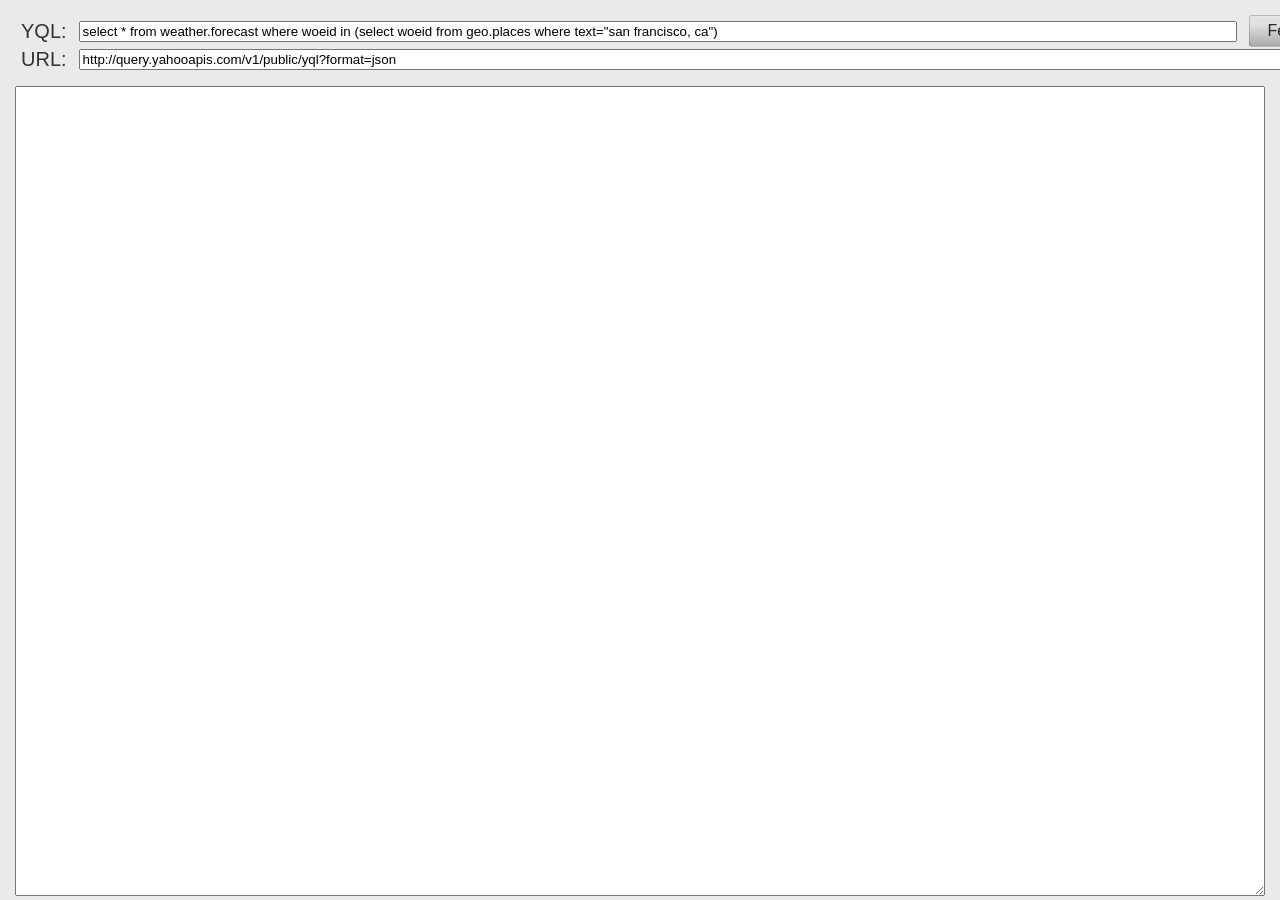
<file: enyo/samples/AjaxSample.html>
<!DOCTYPE html>
<html>
<head>
	<meta http-equiv="X-UA-Compatible" content="IE=edge,chrome=1"/>
	<meta http-equiv="Content-Type" content="text/html; charset=utf-8">
	<meta name="apple-mobile-web-app-capable" content="yes"/>
	<meta name="viewport" content="width=device-width, initial-scale=1.0, maximum-scale=1.0, user-scalable=no"/>
	<meta name="format-detection" content="telephone=no"/>
	<meta name="google" value="notranslate"/>
	<title>AJAX Sample</title>
	<!-- -->
	<script src="../../enyo/enyo.js" type="text/javascript"></script>
	<script src="../../lib/layout/package.js" type="text/javascript"></script>
	<script src="../../lib/onyx/package.js" type="text/javascript"></script>
	<!-- -->
	<link href="AjaxSample.css" rel="stylesheet">
	<script src="AjaxSample.js" type="text/javascript"></script>
	<!-- -->
</head>
<body class="onyx">
<script type="text/javascript">
	new enyo.sample.AjaxSample().renderInto(document.body);
</script>
</body>
</html>
</file>
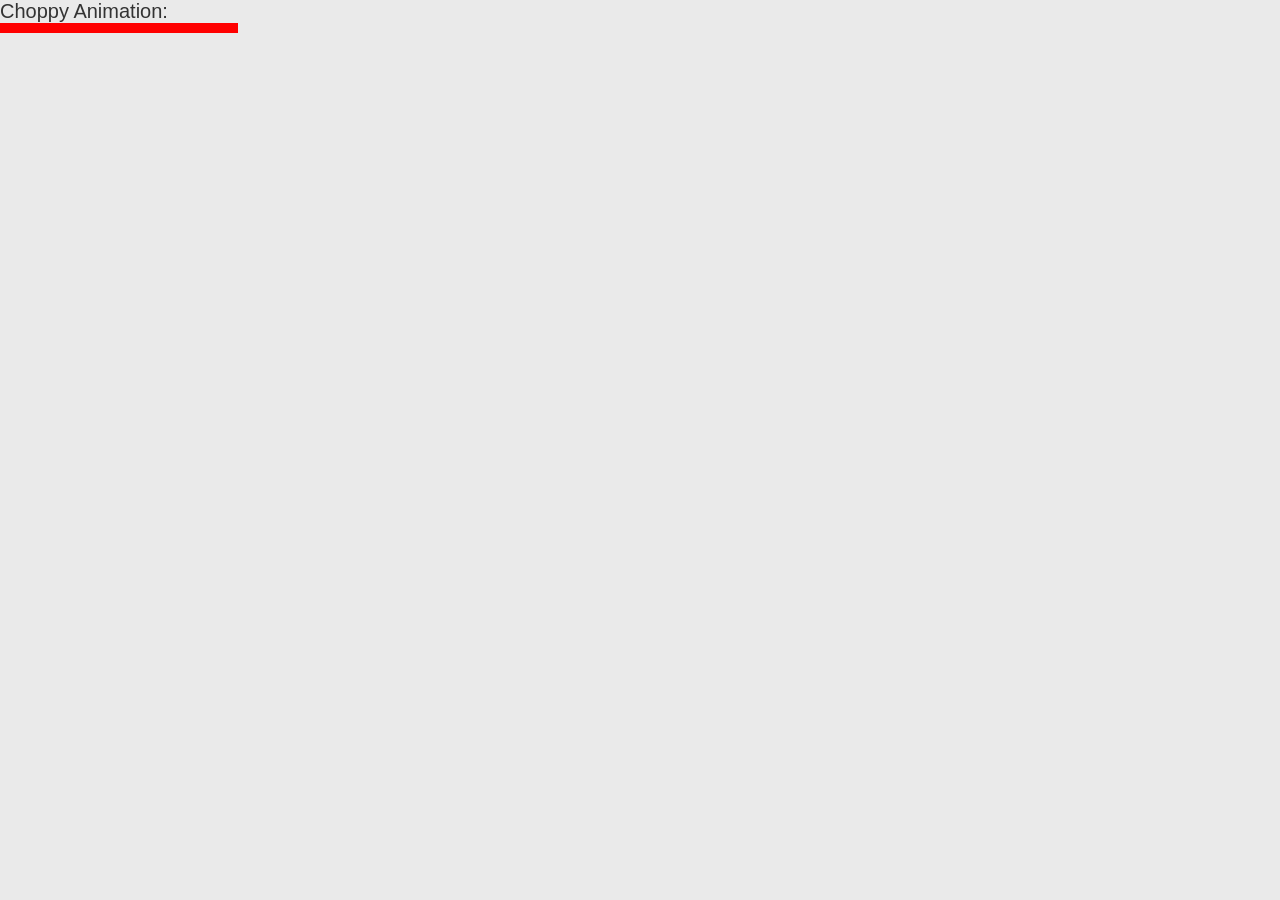
<file: enyo/samples/AnimatorSample.html>
<!DOCTYPE html>
<html>
<head>
	<title>Animator Sample</title>
	<!-- -->
	<meta name="viewport" content="width=device-width, initial-scale=1.0, maximum-scale=1.0, user-scalable=no">
	<!-- -->
	<script src="../../enyo/enyo.js" type="text/javascript"></script>
	<script src="../../lib/layout/package.js" type="text/javascript"></script>
	<script src="../../lib/onyx/package.js" type="text/javascript"></script>
	<!-- -->
	<script src="AnimatorSample.js" type="text/javascript"></script>
	<!-- -->
</head>
<body class="onyx">
<script type="text/javascript">
	new enyo.sample.AnimatorSample().renderInto(document.body);
</script>
</body>
</html>
</file>
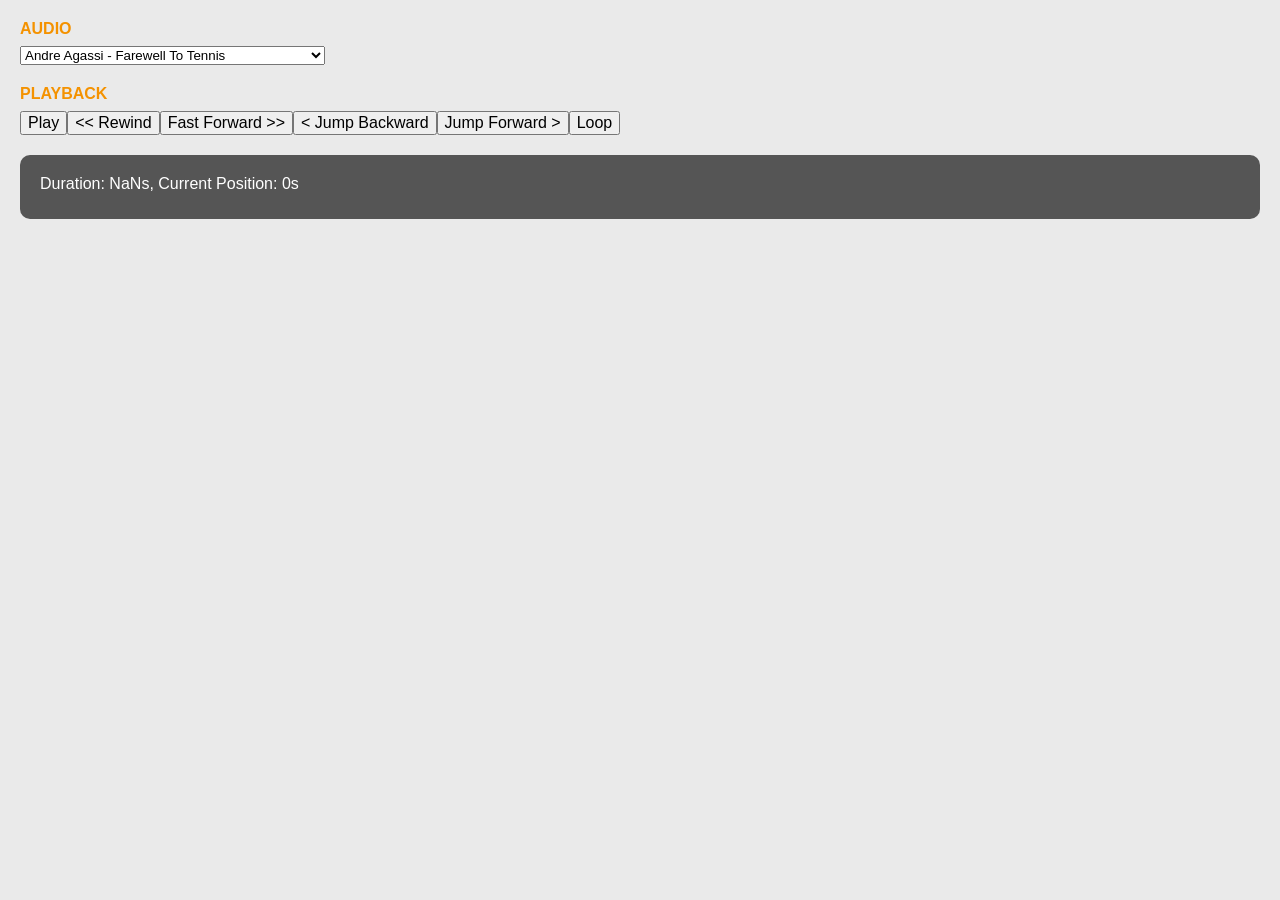
<file: enyo/samples/AudioSample.html>
<!DOCTYPE html>
<html>
<head>
	<meta http-equiv="X-UA-Compatible" content="IE=edge,chrome=1"/>
	<meta http-equiv="Content-Type" content="text/html; charset=utf-8">
	<meta name="apple-mobile-web-app-capable" content="yes"/>
	<meta name="viewport" content="width=device-width, initial-scale=1.0, maximum-scale=1.0, user-scalable=no"/>
	<meta name="format-detection" content="telephone=no"/>
	<meta name="google" value="notranslate"/>
	<title>Audio Sample</title>
	<!-- -->
	<script src="../../enyo/enyo.js" type="text/javascript"></script>
	<script src="../../lib/onyx/package.js" type="text/javascript"></script>
	<!-- -->
	<link href="AudioSample.css" rel="stylesheet">
	<script src="AudioSample.js" type="text/javascript"></script>
	<!-- -->
</head>
<body class="onyx">
<script type="text/javascript">
	new enyo.sample.AudioSample().renderInto(document.body);
</script>
</body>
</html>
</file>
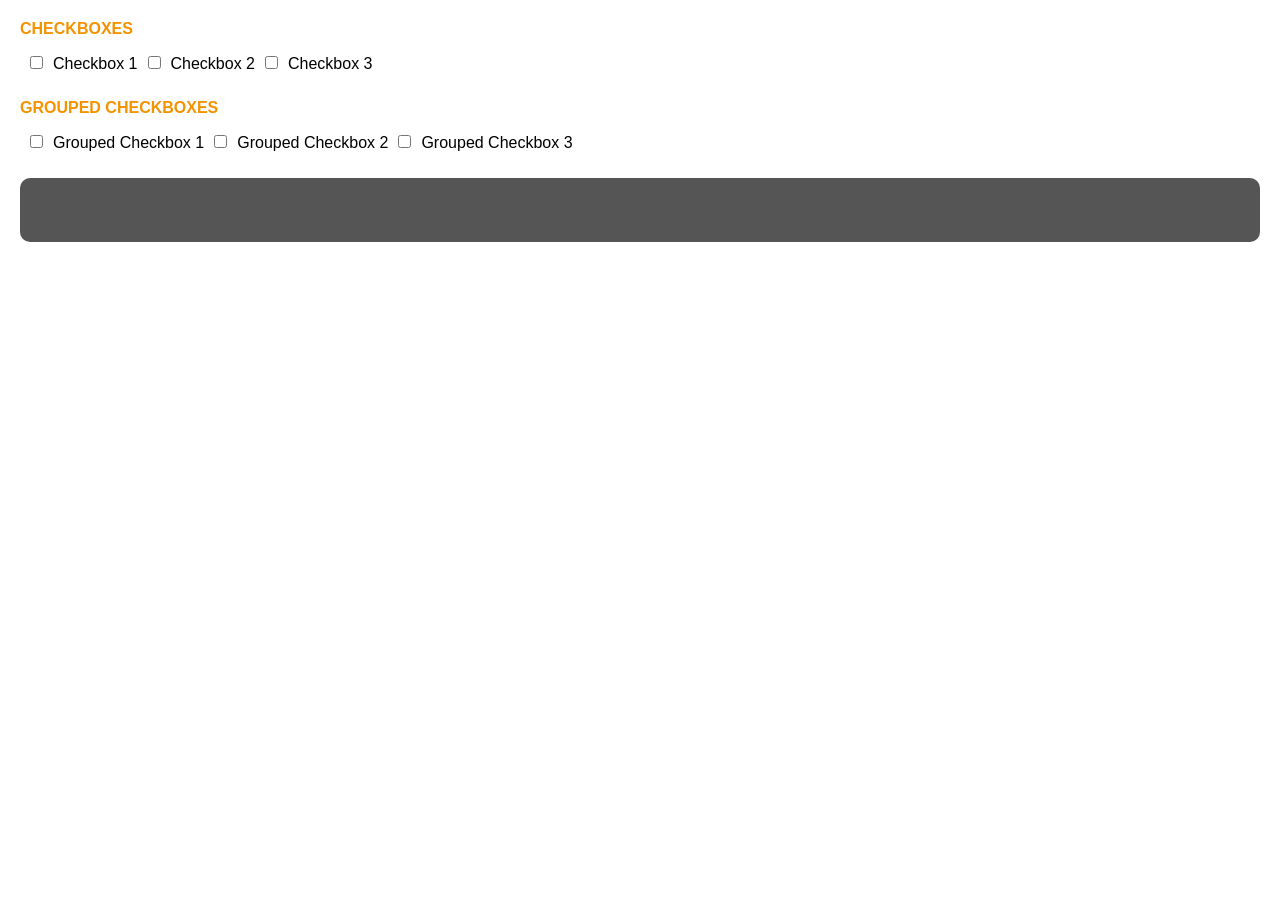
<file: enyo/samples/CheckboxSample.html>
<!DOCTYPE html>
<html>
<head>
	<meta http-equiv="X-UA-Compatible" content="IE=edge,chrome=1"/>
	<meta http-equiv="Content-Type" content="text/html; charset=utf-8">
	<meta name="apple-mobile-web-app-capable" content="yes"/>
	<meta name="viewport" content="width=device-width, initial-scale=1.0, maximum-scale=1.0, user-scalable=no"/>
	<meta name="format-detection" content="telephone=no"/>
	<meta name="google" value="notranslate"/>
	<title>Checkbox Sample</title>
	<!-- -->
	<script src="../../enyo/enyo.js" type="text/javascript"></script>
	<script src="../../lib/layout/package.js" type="text/javascript"></script>
	<!-- -->
	<link href="CheckboxSample.css" rel="stylesheet">
	<script src="CheckboxSample.js" type="text/javascript"></script>
	<!-- -->
</head>
<body>
<script type="text/javascript">
	new enyo.sample.CheckboxSample({classes: "enyo-unselectable"}).renderInto(document.body);
</script>
</body>
</html>
</file>
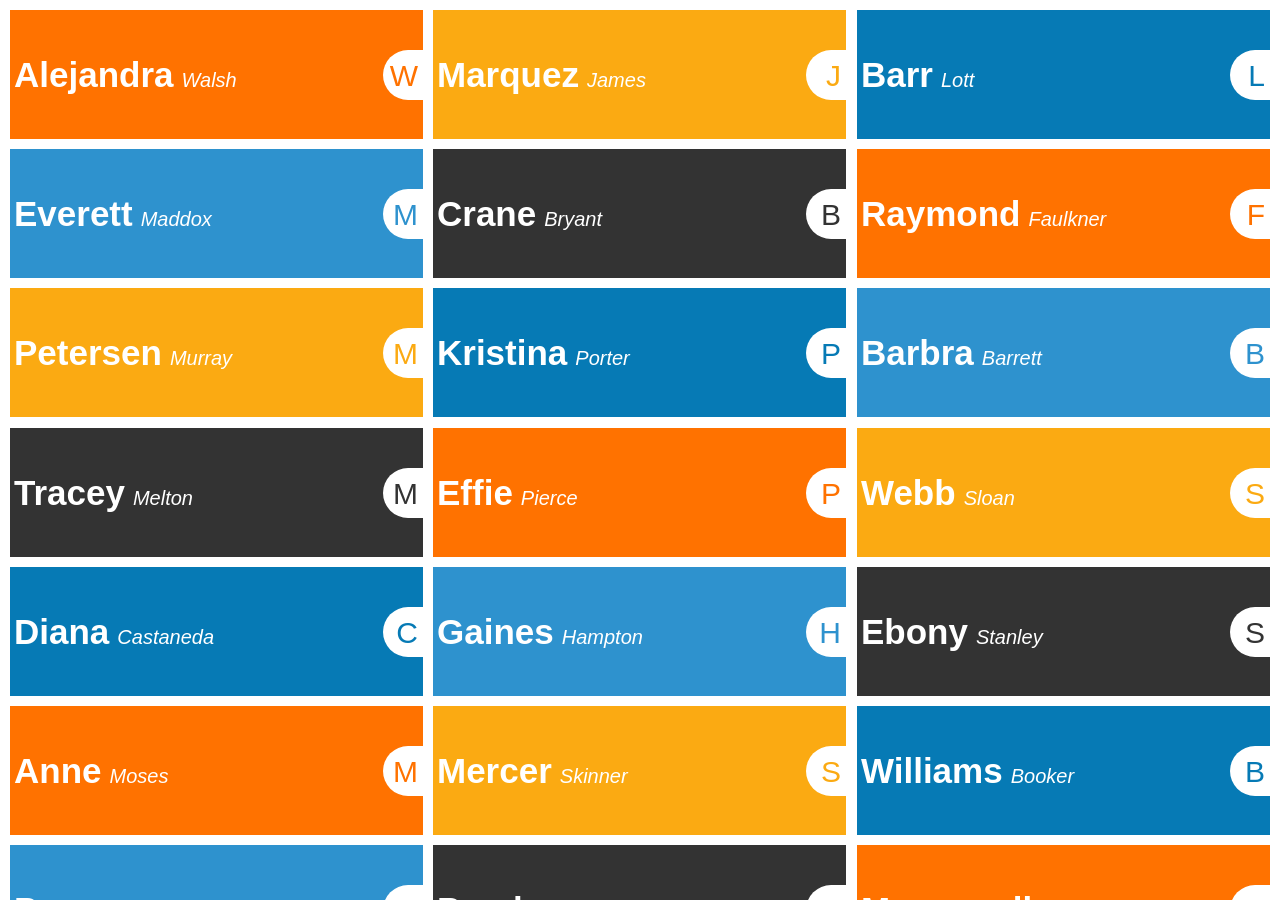
<file: enyo/samples/DataGridListSample.html>
<!DOCTYPE html>
<html>
<head>
	<meta http-equiv="X-UA-Compatible" content="IE=edge,chrome=1"/>
	<meta http-equiv="Content-Type" content="text/html; charset=utf-8">
	<meta name="apple-mobile-web-app-capable" content="yes"/>
	<meta name="viewport" content="width=device-width, initial-scale=1.0, maximum-scale=1.0, user-scalable=no"/>
	<meta name="format-detection" content="telephone=no"/>
	<meta name="google" value="notranslate"/>
	<title>DataGridList Sample</title>
	<!-- -->
	<script src="../../enyo/enyo.js" type="text/javascript"></script>
	<!-- -->
	<link href="DataGridListSample.css" rel="stylesheet">
	<script src="DataGridListSample.js" type="text/javascript"></script>
	<!-- -->
</head>
<body>
<script type="text/javascript">
	new enyo.sample.DataGridListSample({classes: "enyo-unselectable"}).renderInto(document.body);
</script>
</body>
</html>
</file>
<file: enyo/samples/AjaxSample.css>
.ajax-sample {
	padding: 15px;
}

.ajax-sample-source {
	padding:15px;
	font-family: monospace;
	font-size: 12px;
	white-space: pre-wrap;
	box-sizing: border-box;
	width:100%;
	height:100%;
	margin-top:15px;
}
</file>
<file: enyo/samples/AudioSample.css>
.audio-sample {
	padding: 0 20px;
	font-family: Segoe UI, Prelude Medium, Helvetica, Verdana, sans-serif;
	font-size: 16px;
}
.popup {
	padding: 10px;
	border-radius: 5px;
	background-color: #226B9A;
	color: #FFF;
	font-size: 24px;
	font-weight: bold;
}
.audio-sample .section {
	padding-top: 20px;
	display: block;
	color: #F49200;
	text-transform: uppercase;
	font-weight: bold;
	margin-bottom: 8px;
}
.audio-sample .results {
	margin: 20px 0;
	padding: 20px;
	min-height: 24px;
	border-radius: 10px;
	color: #FFF;
	background-color: #555;
}
</file>
<file: enyo/samples/CheckboxSample.css>
.checkbox-sample {
	padding: 0 20px;
	font-family: Segoe UI, Prelude Medium, Helvetica, Verdana, sans-serif;
	font-size: 16px;
}
.checkbox-sample .section {
	padding-top: 20px;
	color: #F49200;
	text-transform: uppercase;
	font-weight: bold;
	margin-bottom: 8px;
}
.checkbox-sample .enyo-checkbox {
	margin: 10px;
}
.checkbox-sample .results {
	margin: 20px 0;
	padding: 20px;
	min-height: 24px;
	border-radius: 10px;
	color: #FFF;
	background-color: #555;
}
</file>
<file: enyo/samples/DataGridListSample.css>
.data-repeater-sample, .data-repeater-sample .repeater-item, .data-repeater-sample .name-wrapper, .data-repeater-sample .repeater-item span {box-sizing: border-box; -webkit-box-sizing: border-box; -moz-box-sizing: border-box; -ms-box-sizing: border-box; -o-box-sizing: border-box;}
.data-repeater-sample .repeater-item {width: 100%; width: 320px; height: 100px; color: #FFFFFF; margin-bottom: 10px; position: relative;}
.data-repeater-sample .name-wrapper {position: absolute; height: 35px; top: 50%; left: 0px; margin-top: -17.5px; width: 100%;}
.data-repeater-sample .repeater-item .name {padding: 4px; font-size: 35px; font-weight: bold; line-height: 35px;}
.data-repeater-sample .repeater-item .name.last {font-weight: normal; font-size: 20px; font-style: italic;}
.data-repeater-sample .repeater-item .name.last-letter {display: block; position: absolute; top: 50%; right: 0; margin-top: -25px; text-align: right; font-weight: normal; font-size: 30px; background-color: #FFFFFF; line-height: 42px; height: 50px;
	width: 40px; padding: 5px; border-radius: 25px 0 0 25px;}
.data-repeater-sample .repeater-item.class1 .name.last-letter {color: #FF7200;}
.data-repeater-sample .repeater-item.class2 .name.last-letter {color: #FBAA12;}
.data-repeater-sample .repeater-item.class3 .name.last-letter {color: #067AB5;}
.data-repeater-sample .repeater-item.class4 .name.last-letter {color: #2E92CE;}
.data-repeater-sample .repeater-item.class5 .name.last-letter {color: #333333;}
.data-repeater-sample .repeater-item.class1 {background: #FF7200;}
.data-repeater-sample .repeater-item.class2 {background: #FBAA12;}
.data-repeater-sample .repeater-item.class3 {background: #067AB5;}
.data-repeater-sample .repeater-item.class4 {background: #2E92CE;}
.data-repeater-sample .repeater-item.class5 {background: #333333;}
.data-repeater-sample .repeater-item.class1.selected,
.data-repeater-sample .repeater-item.class2.selected,
.data-repeater-sample .repeater-item.class3.selected,
.data-repeater-sample .repeater-item.class4.selected,
.data-repeater-sample .repeater-item.class5.selected {background: #FFFFFF; color: #000000;}
/* because there is some generic .item css applied with no scope in sampler */
.data-repeater-sample .item {border-bottom: none;}
</file>
